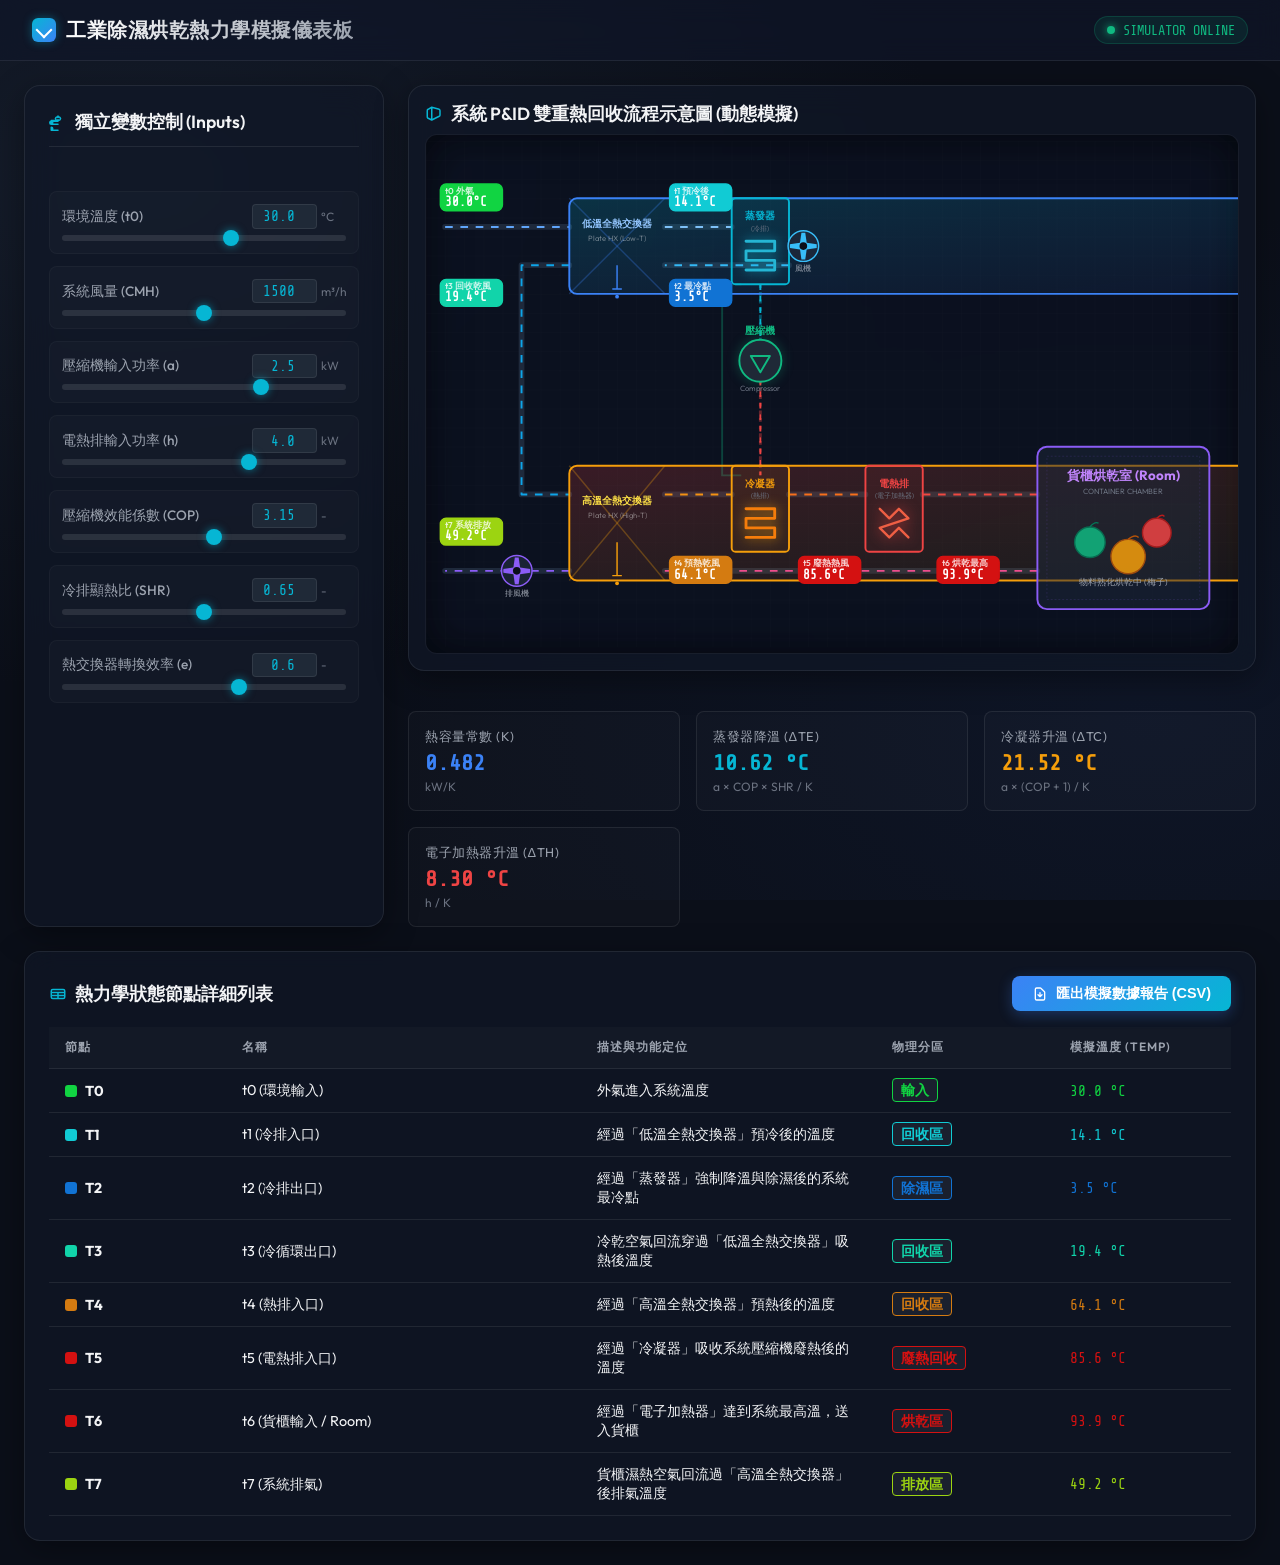
<file: index.html>
<!DOCTYPE html>
<html lang="zh-Hant">
<head>
  <meta charset="UTF-8">
  <meta name="viewport" content="width=device-width, initial-scale=1.0">
  <title>工業除濕烘乾熱力學模擬系統 - 梅子炊熟機</title>
  <link rel="stylesheet" href="style.css">
</head>
<body>

  <!-- 系統標題欄 -->
  <header>
    <div class="brand-container">
      <div class="brand-icon"></div>
      <h1 class="brand-title">工業除濕烘乾熱力學模擬儀表板</h1>
    </div>
    <div class="status-badge">
      <div class="pulse-dot"></div>
      <span>SIMULATOR ONLINE</span>
    </div>
  </header>

  <!-- 主儀表板區域 -->
  <main class="dashboard-container">

    <!-- 左側控制面板 -->
    <section class="control-panel glass-card">
      <h2 class="card-title">
        <svg xmlns="http://www.w3.org/2000/svg" width="18" height="18" fill="none" viewBox="0 0 24 24" stroke="currentColor" stroke-width="2">
          <path stroke-linecap="round" stroke-linejoin="round" d="M12 6V4m0 2a2 2 0 100 3m0-3a2 2 0 110 3m-9 1h9m-9 5a2 2 0 110-4h9m-9 4a2 2 0 100-4v4m0 0h9m-9 8a2 2 0 100-4v4m0 0h9" />
        </svg>
        獨立變數控制 (Inputs)
      </h2>
      
      <div class="input-group">
        <!-- t0 -->
        <div class="slider-container">
          <div class="slider-header">
            <span class="slider-label">環境溫度 (t0)</span>
            <div class="slider-value-wrapper">
              <input type="number" id="num-t0" class="slider-num-input" min="0" max="50" step="0.5" value="30.0">
              <span class="slider-unit">°C</span>
            </div>
          </div>
          <div class="slider-input-row">
            <input type="range" id="slider-t0" min="0" max="50" step="0.5" value="30.0">
          </div>
        </div>

        <!-- CMH -->
        <div class="slider-container">
          <div class="slider-header">
            <span class="slider-label">系統風量 (CMH)</span>
            <div class="slider-value-wrapper">
              <input type="number" id="num-CMH" class="slider-num-input" min="500" max="2500" step="50" value="1500">
              <span class="slider-unit">m³/h</span>
            </div>
          </div>
          <div class="slider-input-row">
            <input type="range" id="slider-CMH" min="500" max="2500" step="50" value="1500">
          </div>
        </div>

        <!-- a -->
        <div class="slider-container">
          <div class="slider-header">
            <span class="slider-label">壓縮機輸入功率 (a)</span>
            <div class="slider-value-wrapper">
              <input type="number" id="num-a" class="slider-num-input" min="0" max="3.5" step="0.1" value="2.5">
              <span class="slider-unit">kW</span>
            </div>
          </div>
          <div class="slider-input-row">
            <input type="range" id="slider-a" min="0" max="3.5" step="0.1" value="2.5">
          </div>
        </div>

        <!-- h -->
        <div class="slider-container">
          <div class="slider-header">
            <span class="slider-label">電熱排輸入功率 (h)</span>
            <div class="slider-value-wrapper">
              <input type="number" id="num-h" class="slider-num-input" min="0" max="6.0" step="0.1" value="4.0">
              <span class="slider-unit">kW</span>
            </div>
          </div>
          <div class="slider-input-row">
            <input type="range" id="slider-h" min="0" max="6.0" step="0.1" value="4.0">
          </div>
        </div>

        <!-- COP -->
        <div class="slider-container">
          <div class="slider-header">
            <span class="slider-label">壓縮機效能係數 (COP)</span>
            <div class="slider-value-wrapper">
              <input type="number" id="num-COP" class="slider-num-input" min="1.0" max="5.0" step="0.05" value="3.15">
              <span class="slider-unit">-</span>
            </div>
          </div>
          <div class="slider-input-row">
            <input type="range" id="slider-COP" min="1.0" max="5.0" step="0.05" value="3.15">
          </div>
        </div>

        <!-- SHR -->
        <div class="slider-container">
          <div class="slider-header">
            <span class="slider-label">冷排顯熱比 (SHR)</span>
            <div class="slider-value-wrapper">
              <input type="number" id="num-SHR" class="slider-num-input" min="0.3" max="1.0" step="0.05" value="0.65">
              <span class="slider-unit">-</span>
            </div>
          </div>
          <div class="slider-input-row">
            <input type="range" id="slider-SHR" min="0.3" max="1.0" step="0.05" value="0.65">
          </div>
        </div>

        <!-- e -->
        <div class="slider-container">
          <div class="slider-header">
            <span class="slider-label">熱交換器轉換效率 (e)</span>
            <div class="slider-value-wrapper">
              <input type="number" id="num-e" class="slider-num-input" min="0.0" max="0.95" step="0.05" value="0.6">
              <span class="slider-unit">-</span>
            </div>
          </div>
          <div class="slider-input-row">
            <input type="range" id="slider-e" min="0.0" max="0.95" step="0.05" value="0.6">
          </div>
        </div>
      </div>
    </section>

    <!-- 右側主視覺與流程圖 -->
    <section class="main-canvas">
      <div class="glass-card" style="padding: 1rem;">
        <div class="card-title" style="margin-bottom: 0.5rem; border-bottom: none; padding-bottom: 0;">
          <svg xmlns="http://www.w3.org/2000/svg" width="18" height="18" fill="none" viewBox="0 0 24 24" stroke="currentColor" stroke-width="2">
            <path stroke-linecap="round" stroke-linejoin="round" d="M9 20l-5.447-2.724A2 2 0 013 15.487V7.513a2 2 0 011.1-1.789L9 3m0 17l9.94-4.97a2 2 0 001.06-1.789V7.513a2 2 0 00-1.06-1.789L9 3m0 17V3" />
          </svg>
          系統 P&ID 雙重熱回收流程示意圖 (動態模擬)
        </div>
        
        <div class="canvas-viewport">
          <svg class="pid-svg" viewBox="0 0 850 530" xmlns="http://www.w3.org/2000/svg">
            <!-- 網格背景 -->
            <defs>
              <pattern id="grid" width="20" height="20" patternUnits="userSpaceOnUse">
                <path d="M 20 0 L 0 0 0 20" fill="none" class="svg-bg-grid" />
              </pattern>
              
              <!-- 漸層定義 -->
              <linearGradient id="cool-grad" x1="0%" y1="0%" x2="100%" y2="100%">
                <stop offset="0%" stop-color="#06B6D4" stop-opacity="0.2"/>
                <stop offset="100%" stop-color="#3B82F6" stop-opacity="0.05"/>
              </linearGradient>
              <linearGradient id="hot-grad" x1="0%" y1="0%" x2="100%" y2="100%">
                <stop offset="0%" stop-color="#EF4444" stop-opacity="0.2"/>
                <stop offset="100%" stop-color="#F59E0B" stop-opacity="0.05"/>
              </linearGradient>
            </defs>
            <rect width="100%" height="100%" fill="url(#grid)" />

            <!-- === 物理管路 (背景線條) === -->
            <!-- 氣流路徑 1: 外氣 t0 -> 低溫全熱交換器 -->
            <path d="M 20 90 L 150 90" fill="none" stroke="#1E293B" stroke-width="6" stroke-linecap="round" />
            <path d="M 20 90 L 150 90" fill="none" stroke="#60A5FA" stroke-width="2" class="flow-line" />

            <!-- 氣流路徑 2: 低溫全熱交換器 -> 蒸發器 (t1) -->
            <path d="M 250 90 L 320 90" fill="none" stroke="#1E293B" stroke-width="6" stroke-linecap="round" />
            <path d="M 250 90 L 320 90" fill="none" stroke="#93C5FD" stroke-width="2" class="flow-line" />

            <!-- 氣流路徑 3: 蒸發器 -> 低溫全熱交換器 (t2) -->
            <path d="M 380 130 L 250 130" fill="none" stroke="#1E293B" stroke-width="6" stroke-linecap="round" />
            <path d="M 380 130 L 250 130" fill="none" stroke="#38BDF8" stroke-width="2" class="flow-line" />

            <!-- 氣流路徑 4: 低溫全熱交換器 -> 高溫全熱交換器 (t3) -->
            <path d="M 150 130 L 100 130 L 100 370 L 150 370" fill="none" stroke="#1E293B" stroke-width="6" stroke-linejoin="round" stroke-linecap="round" />
            <path d="M 150 130 L 100 130 L 100 370 L 150 370" fill="none" stroke="#0EA5E9" stroke-width="2" stroke-linejoin="round" class="flow-line" />

            <!-- 氣流路徑 5: 高溫全熱交換器 -> 冷凝器 (t4) -->
            <path d="M 250 370 L 320 370" fill="none" stroke="#1E293B" stroke-width="6" stroke-linecap="round" />
            <path d="M 250 370 L 320 370" fill="none" stroke="#F59E0B" stroke-width="2" class="flow-line" />

            <!-- 氣流路徑 6: 冷凝器 -> 加熱排 (t5) -->
            <path d="M 380 370 L 460 370" fill="none" stroke="#1E293B" stroke-width="6" stroke-linecap="round" />
            <path d="M 380 370 L 460 370" fill="none" stroke="#F97316" stroke-width="2" class="flow-line" />

            <!-- 氣流路徑 7: 加熱排 -> 貨櫃 (t6) -->
            <path d="M 520 370 L 640 370" fill="none" stroke="#1E293B" stroke-width="6" stroke-linecap="round" />
            <path d="M 520 370 L 640 370" fill="none" stroke="#EF4444" stroke-width="2" class="flow-line" />

            <!-- 氣流路徑 8: 貨櫃排氣 -> 高溫全熱交換器 (t6 exhaust) -->
            <path d="M 640 450 L 250 450" fill="none" stroke="#1E293B" stroke-width="6" stroke-linecap="round" />
            <path d="M 640 450 L 250 450" fill="none" stroke="#EC4899" stroke-width="2" class="flow-line" />

            <!-- 氣流路徑 9: 高溫全熱交換器 -> 排氣 (t7) -->
            <path d="M 150 450 L 20 450" fill="none" stroke="#1E293B" stroke-width="6" stroke-linecap="round" />
            <path d="M 150 450 L 20 450" fill="none" stroke="#8B5CF6" stroke-width="2" class="flow-line" />

            <!-- 冷媒循環管路 (壓縮機 -> 冷凝器 & 蒸發器) -->
            <!-- 壓縮機排氣至冷凝器 (熱冷媒) -->
            <path d="M 350 250 L 350 350" fill="none" stroke="rgba(239, 68, 68, 0.4)" stroke-dasharray="4,4" stroke-width="3" />
            <path d="M 350 250 L 350 350" fill="none" stroke="#EF4444" stroke-width="2" class="flow-refrigerant-hot" />
            <!-- 蒸發器回氣至壓縮機 (冷冷媒) -->
            <path d="M 350 150 L 350 210" fill="none" stroke="rgba(6, 182, 212, 0.4)" stroke-dasharray="4,4" stroke-width="3" />
            <path d="M 350 150 L 350 210" fill="none" stroke="#06B6D4" stroke-width="2" class="flow-refrigerant-cold" />
            <!-- 冷凝器回蒸發器膨脹閥迴路 (示意) -->
            <path d="M 330 350 L 310 350 L 310 150 L 330 150" fill="none" stroke="rgba(16, 185, 129, 0.3)" stroke-width="2" />

            <!-- === 核心設備元件 === -->

            <!-- 1. 低溫全熱交換器 (Low-temp HX) -->
            <g transform="translate(150, 60)">
              <rect width="100%" height="100" fill="url(#cool-grad)" stroke="#3B82F6" stroke-width="2" rx="8" />
              <line x1="0" y1="0" x2="100" y2="100" stroke="rgba(59, 130, 246, 0.3)" stroke-width="1.5" />
              <line x1="100" y1="0" x2="0" y2="100" stroke="rgba(59, 130, 246, 0.3)" stroke-width="1.5" />
              <text x="50" y="30" fill="#93C5FD" font-size="10" font-weight="600" text-anchor="middle">低溫全熱交換器</text>
              <text x="50" y="45" fill="rgba(255,255,255,0.4)" font-size="8" text-anchor="middle">Plate HX (Low-T)</text>
              <!-- 內部冷凝水排出標誌 -->
              <path d="M 50 70 L 50 95 L 45 95 M 50 95 L 55 95" stroke="#3B82F6" stroke-width="1.5" fill="none"/>
              <circle cx="50" cy="103" r="2" fill="#3B82F6" />
            </g>

            <!-- 2. 蒸發器 (冷排) -->
            <g transform="translate(320, 60)">
              <rect width="60" height="90" fill="rgba(6, 182, 212, 0.05)" stroke="#06B6D4" stroke-width="2" rx="4" />
              <text x="30" y="22" fill="#06B6D4" font-size="10" font-weight="600" text-anchor="middle">蒸發器</text>
              <text x="30" y="34" fill="var(--text-muted)" font-size="7" text-anchor="middle">(冷排)</text>
              <!-- 蛇形冷卻管路 -->
              <path id="evaporator-coil" d="M 15 45 L 45 45 L 45 55 L 15 55 L 15 65 L 45 65 L 45 75 L 15 75" fill="none" stroke="#06B6D4" stroke-width="3" stroke-linecap="round" stroke-linejoin="round" class="evaporator-glow" />
            </g>

            <!-- 3. 冷氣循環風扇 (Evaporator Fan) -->
            <g transform="translate(395, 110)">
              <circle cx="0" cy="0" r="16" fill="rgba(30, 41, 59, 0.8)" stroke="#38BDF8" stroke-width="1.5" />
              <!-- 風扇扇葉 -->
              <g id="fan-blade" class="fan-blade">
                <path d="M -2 -14 L 2 -14 L 4 0 L -4 0 Z" fill="#38BDF8" />
                <path d="M -2 14 L 2 14 L 4 0 L -4 0 Z" fill="#38BDF8" />
                <path d="M -14 -2 L -14 2 L 0 4 L 0 -4 Z" fill="#38BDF8" />
                <path d="M 14 -2 L 14 2 L 0 4 L 0 -4 Z" fill="#38BDF8" />
                <circle cx="0" cy="0" r="4" fill="#0B0F19" />
              </g>
              <text x="0" y="26" fill="var(--text-secondary)" font-size="8" text-anchor="middle">風機</text>
            </g>

            <!-- 4. 壓縮機 (Compressor) -->
            <g transform="translate(350, 230)">
              <circle cx="0" cy="0" r="22" fill="#1F2937" stroke="#10B981" stroke-width="2" style="filter: drop-shadow(0 0 6px rgba(16,185,129,0.3));" />
              <path d="M -10 -5 L 10 -5 L 0 12 Z" fill="none" stroke="#10B981" stroke-width="2" stroke-linejoin="round"/>
              <text x="0" y="-28" fill="#10B981" font-size="10" font-weight="600" text-anchor="middle">壓縮機</text>
              <text x="0" y="32" fill="var(--text-muted)" font-size="8" text-anchor="middle">Compressor</text>
            </g>

            <!-- 5. 高溫全熱交換器 (High-temp HX) -->
            <g transform="translate(150, 340)">
              <rect width="100%" height="120" fill="url(#hot-grad)" stroke="#F59E0B" stroke-width="2" rx="8" />
              <line x1="0" y1="0" x2="100" y2="120" stroke="rgba(245, 158, 11, 0.3)" stroke-width="1.5" />
              <line x1="100" y1="0" x2="0" y2="120" stroke="rgba(245, 158, 11, 0.3)" stroke-width="1.5" />
              <text x="50" y="40" fill="#FDE047" font-size="10" font-weight="600" text-anchor="middle">高溫全熱交換器</text>
              <text x="50" y="55" fill="rgba(255,255,255,0.4)" font-size="8" text-anchor="middle">Plate HX (High-T)</text>
              <!-- 內部冷凝水排出標誌 -->
              <path d="M 50 80 L 50 115 L 45 115 M 50 115 L 55 115" stroke="#F59E0B" stroke-width="1.5" fill="none"/>
              <circle cx="50" cy="123" r="2" fill="#F59E0B" />
            </g>

            <!-- 6. 冷凝器 (熱排) -->
            <g transform="translate(320, 340)">
              <rect width="60" height="90" fill="rgba(245, 158, 11, 0.05)" stroke="#F59E0B" stroke-width="2" rx="4" />
              <text x="30" y="22" fill="#F59E0B" font-size="10" font-weight="600" text-anchor="middle">冷凝器</text>
              <text x="30" y="34" fill="var(--text-muted)" font-size="7" text-anchor="middle">(熱排)</text>
              <!-- 蛇形加熱管路 -->
              <path id="condenser-coil" d="M 15 45 L 45 45 L 45 55 L 15 55 L 15 65 L 45 65 L 45 75 L 15 75" fill="none" stroke="#F59E0B" stroke-width="3" stroke-linecap="round" stroke-linejoin="round" class="condenser-glow" />
            </g>

            <!-- 7. 電子加熱器 (Heater) -->
            <g transform="translate(460, 340)">
              <rect width="60" height="90" fill="rgba(239, 68, 68, 0.05)" stroke="#EF4444" stroke-width="2" rx="4" />
              <text x="30" y="22" fill="#EF4444" font-size="10" font-weight="600" text-anchor="middle">電熱排</text>
              <text x="30" y="34" fill="var(--text-muted)" font-size="7" text-anchor="middle">(電子加熱器)</text>
              <!-- 電熱絲圖形 -->
              <path id="heater-coil" d="M 15 45 L 25 55 L 35 45 L 45 55 L 15 65 L 25 75 L 35 65 L 45 75" fill="none" stroke="#EF4444" stroke-width="2.5" stroke-linecap="round" stroke-linejoin="round" class="heater-glow" />
            </g>

            <!-- 8. 貨櫃烘乾室 (Cargo Container / Room) -->
            <g transform="translate(640, 320)">
              <rect width="180" height="170" fill="rgba(30, 41, 59, 0.5)" stroke="#8B5CF6" stroke-width="2" rx="10" />
              <rect x="10" y="10" width="160" height="150" fill="none" stroke="rgba(139, 92, 246, 0.15)" stroke-width="1" stroke-dasharray="2,2"/>
              <text x="90" y="35" fill="#C084FC" font-size="14" font-weight="700" text-anchor="middle">貨櫃烘乾室 (Room)</text>
              <text x="90" y="50" fill="var(--text-muted)" font-size="8" text-anchor="middle">CONTAINER CHAMBER</text>
              
              <!-- 內部烘乾目標：梅子 (繪製三顆梅子示意) -->
              <g transform="translate(90, 100)">
                <!-- 梅子 1 -->
                <circle cx="-35" cy="0" r="16" fill="#10B981" stroke="#047857" stroke-width="1.5" opacity="0.85" />
                <path d="M -35 -16 Q -30 -22 -26 -20" stroke="#047857" stroke-width="1.5" fill="none" />
                <!-- 梅子 2 -->
                <circle cx="5" cy="15" r="18" fill="#F59E0B" stroke="#B45309" stroke-width="1.5" opacity="0.85" />
                <path d="M 5 -3 Q 12 -9 16 -5" stroke="#B45309" stroke-width="1.5" fill="none" />
                <!-- 梅子 3 -->
                <circle cx="35" cy="-10" r="15" fill="#EF4444" stroke="#B91C1C" stroke-width="1.5" opacity="0.85" />
                <path d="M 35 -25 Q 40 -30 43 -27" stroke="#B91C1C" stroke-width="1.5" fill="none" />
                <text x="0" y="45" fill="var(--text-secondary)" font-size="9" text-anchor="middle">物料熟化烘乾中 (梅子)</text>
              </g>
            </g>

            <!-- 9. 高靜壓排氣風機 (Exhaust Fan) -->
            <g transform="translate(95, 450)">
              <circle cx="0" cy="0" r="16" fill="rgba(30, 41, 59, 0.8)" stroke="#8B5CF6" stroke-width="1.5" />
              <!-- 風扇扇葉 -->
              <g id="fan-blade-exhaust" class="fan-blade-exhaust">
                <path d="M -2 -14 L 2 -14 L 4 0 L -4 0 Z" fill="#8B5CF6" />
                <path d="M -2 14 L 2 14 L 4 0 L -4 0 Z" fill="#8B5CF6" />
                <path d="M -14 -2 L -14 2 L 0 4 L 0 -4 Z" fill="#8B5CF6" />
                <path d="M 14 -2 L 14 2 L 0 4 L 0 -4 Z" fill="#8B5CF6" />
                <circle cx="0" cy="0" r="4" fill="#0B0F19" />
              </g>
              <text x="0" y="26" fill="var(--text-secondary)" font-size="8" text-anchor="middle">排風機</text>
            </g>


            <!-- === 溫度監測標籤 (Node Badges) === -->
            
            <!-- t0 Badge (環境輸入) -->
            <g id="badge-t0" class="node-badge-group" transform="translate(15, 45)">
              <rect id="rect-t0" x="0" y="0" width="65" height="28" rx="6" fill="#3B82F6" stroke="#3B82F6" stroke-width="1.5" class="node-rect" />
              <text x="5" y="10" class="node-badge-title">t0 外氣</text>
              <text id="val-t0" x="5" y="23" fill="#FFF" class="node-badge-text">--.-°C</text>
            </g>

            <!-- t1 Badge (冷排入口) -->
            <g id="badge-t1" class="node-badge-group" transform="translate(255, 45)">
              <rect id="rect-t1" x="0" y="0" width="65" height="28" rx="6" fill="#3B82F6" stroke="#3B82F6" stroke-width="1.5" class="node-rect" />
              <text x="5" y="10" class="node-badge-title">t1 預冷後</text>
              <text id="val-t1" x="5" y="23" fill="#FFF" class="node-badge-text">--.-°C</text>
            </g>

            <!-- t2 Badge (冷排出口) -->
            <g id="badge-t2" class="node-badge-group" transform="translate(255, 145)">
              <rect id="rect-t2" x="0" y="0" width="65" height="28" rx="6" fill="#3B82F6" stroke="#3B82F6" stroke-width="1.5" class="node-rect" />
              <text x="5" y="10" class="node-badge-title">t2 最冷點</text>
              <text id="val-t2" x="5" y="23" fill="#FFF" class="node-badge-text">--.-°C</text>
            </g>

            <!-- t3 Badge (冷循環出口) -->
            <g id="badge-t3" class="node-badge-group" transform="translate(15, 145)">
              <rect id="rect-t3" x="0" y="0" width="65" height="28" rx="6" fill="#3B82F6" stroke="#3B82F6" stroke-width="1.5" class="node-rect" />
              <text x="5" y="10" class="node-badge-title">t3 回收乾風</text>
              <text id="val-t3" x="5" y="23" fill="#FFF" class="node-badge-text">--.-°C</text>
            </g>

            <!-- t4 Badge (熱排入口) -->
            <g id="badge-t4" class="node-badge-group" transform="translate(255, 435)">
              <rect id="rect-t4" x="0" y="0" width="65" height="28" rx="6" fill="#3B82F6" stroke="#3B82F6" stroke-width="1.5" class="node-rect" />
              <text x="5" y="10" class="node-badge-title">t4 預熱乾風</text>
              <text id="val-t4" x="5" y="23" fill="#FFF" class="node-badge-text">--.-°C</text>
            </g>

            <!-- t5 Badge (電熱排入口) -->
            <g id="badge-t5" class="node-badge-group" transform="translate(390, 435)">
              <rect id="rect-t5" x="0" y="0" width="65" height="28" rx="6" fill="#3B82F6" stroke="#3B82F6" stroke-width="1.5" class="node-rect" />
              <text x="5" y="10" class="node-badge-title">t5 廢熱熱風</text>
              <text id="val-t5" x="5" y="23" fill="#FFF" class="node-badge-text">--.-°C</text>
            </g>

            <!-- t6 Badge (貨櫃輸入) -->
            <g id="badge-t6" class="node-badge-group" transform="translate(535, 435)">
              <rect id="rect-t6" x="0" y="0" width="65" height="28" rx="6" fill="#3B82F6" stroke="#3B82F6" stroke-width="1.5" class="node-rect" />
              <text x="5" y="10" class="node-badge-title">t6 烘乾最高</text>
              <text id="val-t6" x="5" y="23" fill="#FFF" class="node-badge-text">--.-°C</text>
            </g>

            <!-- t7 Badge (系統排氣) -->
            <g id="badge-t7" class="node-badge-group" transform="translate(15, 395)">
              <rect id="rect-t7" x="0" y="0" width="65" height="28" rx="6" fill="#3B82F6" stroke="#3B82F6" stroke-width="1.5" class="node-rect" />
              <text x="5" y="10" class="node-badge-title">t7 系統排放</text>
              <text id="val-t7" x="5" y="23" fill="#FFF" class="node-badge-text">--.-°C</text>
            </g>
          </svg>
        </div>
      </div>

      <!-- 中間物理特徵迷你卡片 -->
      <div class="component-card-grid">
        <div class="component-mini-card">
          <span class="mini-card-title">熱容量常數 (K)</span>
          <span id="card-val-k" class="mini-card-val" style="color: var(--accent-blue)">0.00000</span>
          <span style="font-size:0.75rem; color:var(--text-muted)">kW/K</span>
        </div>
        <div class="component-mini-card">
          <span class="mini-card-title">蒸發器降溫 (ΔTe)</span>
          <span id="card-val-dte" class="mini-card-val" style="color: var(--accent-cyan)">0.00 °C</span>
          <span style="font-size:0.75rem; color:var(--text-muted)">a × COP × SHR / K</span>
        </div>
        <div class="component-mini-card">
          <span class="mini-card-title">冷凝器升溫 (ΔTc)</span>
          <span id="card-val-dtc" class="mini-card-val" style="color: var(--accent-amber)">0.00 °C</span>
          <span style="font-size:0.75rem; color:var(--text-muted)">a × (COP + 1) / K</span>
        </div>
        <div class="component-mini-card">
          <span class="mini-card-title">電子加熱器升溫 (ΔTh)</span>
          <span id="card-val-dth" class="mini-card-val" style="color: var(--accent-red)">0.00 °C</span>
          <span style="font-size:0.75rem; color:var(--text-muted)">h / K</span>
        </div>
      </div>
    </section>

    <!-- 底部數據細節與報告匯出 -->
    <section class="data-panel glass-card">
      <div class="panel-header-row">
        <h2 class="card-title" style="margin-bottom: 0; border-bottom: none; padding-bottom: 0;">
          <svg xmlns="http://www.w3.org/2000/svg" width="18" height="18" fill="none" viewBox="0 0 24 24" stroke="currentColor" stroke-width="2">
            <path stroke-linecap="round" stroke-linejoin="round" d="M3 10h18M3 14h18m-9-4v8m-7 0h14a2 2 0 002-2V8a2 2 0 00-2-2H5a2 2 0 00-2 2v8a2 2 0 002 2z" />
          </svg>
          熱力學狀態節點詳細列表
        </h2>
        <button id="btn-export" class="btn-export">
          <svg xmlns="http://www.w3.org/2000/svg" width="16" height="16" fill="none" viewBox="0 0 24 24" stroke="currentColor" stroke-width="2">
            <path stroke-linecap="round" stroke-linejoin="round" d="M12 10v6m0 0l-3-3m3 3l3-3m2 8H7a2 2 0 01-2-2V5a2 2 0 012-2h5.586a1 1 0 01.707.293l5.414 5.414a1 1 0 01.293.707V19a2 2 0 01-2 2z" />
          </svg>
          匯出模擬數據報告 (CSV)
        </button>
      </div>

      <div class="table-responsive">
        <table class="data-table">
          <thead>
            <tr>
              <th style="width: 15%">節點</th>
              <th style="width: 30%">名稱</th>
              <th>描述與功能定位</th>
              <th style="width: 15%">物理分區</th>
              <th style="width: 15%">模擬溫度 (Temp)</th>
            </tr>
          </thead>
          <tbody id="table-body">
            <!-- 由 JS 動態渲染 -->
          </tbody>
        </table>
      </div>
    </section>

  </main>

  <!-- 提示彈窗 (Toast) -->
  <div id="toast" class="toast">系統訊息提示</div>

  <script src="app.js"></script>
</body>
</html>
</file>
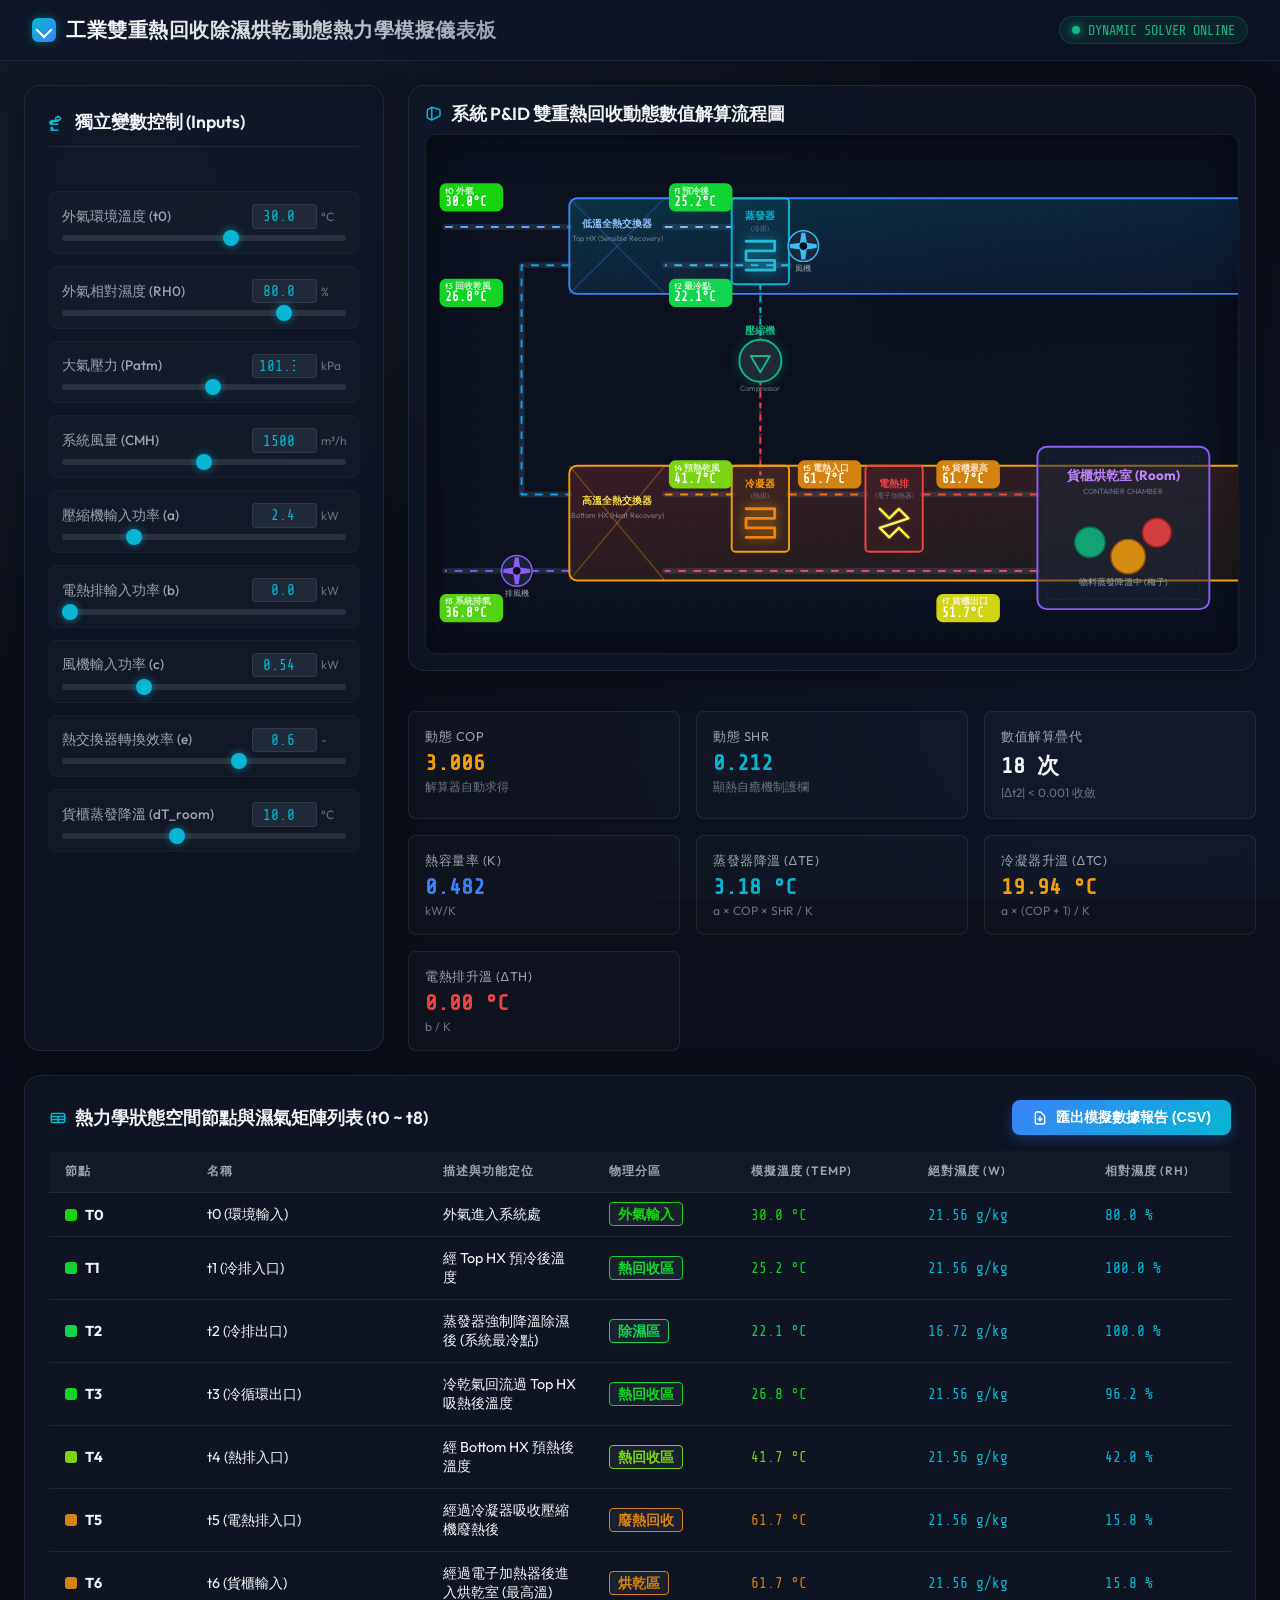
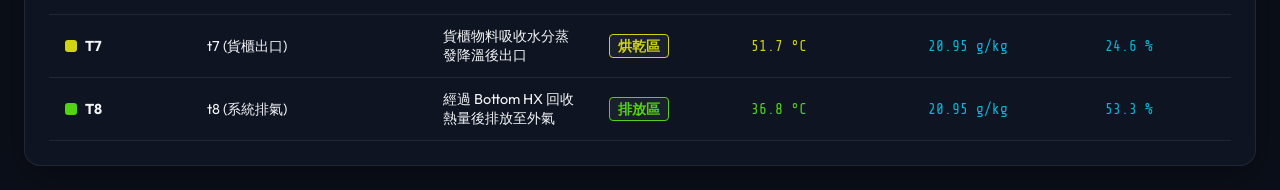
<file: simulator_v1/index.html>
<!DOCTYPE html>
<html lang="zh-Hant">
<head>
  <meta charset="UTF-8">
  <meta name="viewport" content="width=device-width, initial-scale=1.0">
  <title>工業除濕烘乾動態熱力學模擬系統 - 梅子炊熟機</title>
  <link rel="stylesheet" href="style.css">
</head>
<body>

  <!-- 系統標題欄 -->
  <header>
    <div class="brand-container">
      <div class="brand-icon"></div>
      <h1 class="brand-title">工業雙重熱回收除濕烘乾動態熱力學模擬儀表板</h1>
    </div>
    <div class="status-badge">
      <div class="pulse-dot"></div>
      <span>DYNAMIC SOLVER ONLINE</span>
    </div>
  </header>

  <!-- 主儀表板區域 -->
  <main class="dashboard-container">

    <!-- 左側控制面板 -->
    <section class="control-panel glass-card">
      <h2 class="card-title">
        <svg xmlns="http://www.w3.org/2000/svg" width="18" height="18" fill="none" viewBox="0 0 24 24" stroke="currentColor" stroke-width="2">
          <path stroke-linecap="round" stroke-linejoin="round" d="M12 6V4m0 2a2 2 0 100 3m0-3a2 2 0 110 3m-9 1h9m-9 5a2 2 0 110-4h9m-9 4a2 2 0 100-4v4m0 0h9m-9 8a2 2 0 100-4v4m0 0h9" />
        </svg>
        獨立變數控制 (Inputs)
      </h2>
      
      <div class="input-group">
        <!-- t0 -->
        <div class="slider-container">
          <div class="slider-header">
            <span class="slider-label">外氣環境溫度 (t0)</span>
            <div class="slider-value-wrapper">
              <input type="number" id="num-t0" class="slider-num-input" min="0" max="50" step="0.5" value="30.0">
              <span class="slider-unit">°C</span>
            </div>
          </div>
          <div class="slider-input-row">
            <input type="range" id="slider-t0" min="0" max="50" step="0.5" value="30.0">
          </div>
        </div>

        <!-- RH0 -->
        <div class="slider-container">
          <div class="slider-header">
            <span class="slider-label">外氣相對濕度 (RH0)</span>
            <div class="slider-value-wrapper">
              <input type="number" id="num-RH0" class="slider-num-input" min="0" max="100" step="1" value="80.0">
              <span class="slider-unit">%</span>
            </div>
          </div>
          <div class="slider-input-row">
            <input type="range" id="slider-RH0" min="0" max="100" step="1" value="80.0">
          </div>
        </div>

        <!-- Patm -->
        <div class="slider-container">
          <div class="slider-header">
            <span class="slider-label">大氣壓力 (Patm)</span>
            <div class="slider-value-wrapper">
              <input type="number" id="num-Patm" class="slider-num-input" min="80" max="120" step="0.1" value="101.325">
              <span class="slider-unit">kPa</span>
            </div>
          </div>
          <div class="slider-input-row">
            <input type="range" id="slider-Patm" min="80" max="120" step="0.1" value="101.325">
          </div>
        </div>

        <!-- CMH -->
        <div class="slider-container">
          <div class="slider-header">
            <span class="slider-label">系統風量 (CMH)</span>
            <div class="slider-value-wrapper">
              <input type="number" id="num-CMH" class="slider-num-input" min="500" max="2500" step="50" value="1500">
              <span class="slider-unit">m³/h</span>
            </div>
          </div>
          <div class="slider-input-row">
            <input type="range" id="slider-CMH" min="500" max="2500" step="50" value="1500">
          </div>
        </div>

        <!-- a -->
        <div class="slider-container">
          <div class="slider-header">
            <span class="slider-label">壓縮機輸入功率 (a)</span>
            <div class="slider-value-wrapper">
              <input type="number" id="num-a" class="slider-num-input" min="0" max="10.0" step="0.1" value="2.4">
              <span class="slider-unit">kW</span>
            </div>
          </div>
          <div class="slider-input-row">
            <input type="range" id="slider-a" min="0" max="10.0" step="0.1" value="2.4">
          </div>
        </div>

        <!-- b -->
        <div class="slider-container">
          <div class="slider-header">
            <span class="slider-label">電熱排輸入功率 (b)</span>
            <div class="slider-value-wrapper">
              <input type="number" id="num-b" class="slider-num-input" min="0" max="15.0" step="0.1" value="0.0">
              <span class="slider-unit">kW</span>
            </div>
          </div>
          <div class="slider-input-row">
            <input type="range" id="slider-b" min="0" max="15.0" step="0.1" value="0.0">
          </div>
        </div>

        <!-- c -->
        <div class="slider-container">
          <div class="slider-header">
            <span class="slider-label">風機輸入功率 (c)</span>
            <div class="slider-value-wrapper">
              <input type="number" id="num-c" class="slider-num-input" min="0" max="2.0" step="0.05" value="0.54">
              <span class="slider-unit">kW</span>
            </div>
          </div>
          <div class="slider-input-row">
            <input type="range" id="slider-c" min="0" max="2.0" step="0.05" value="0.54">
          </div>
        </div>

        <!-- e -->
        <div class="slider-container">
          <div class="slider-header">
            <span class="slider-label">熱交換器轉換效率 (e)</span>
            <div class="slider-value-wrapper">
              <input type="number" id="num-e" class="slider-num-input" min="0.0" max="0.95" step="0.05" value="0.6">
              <span class="slider-unit">-</span>
            </div>
          </div>
          <div class="slider-input-row">
            <input type="range" id="slider-e" min="0.0" max="0.95" step="0.05" value="0.6">
          </div>
        </div>

        <!-- dT_room -->
        <div class="slider-container">
          <div class="slider-header">
            <span class="slider-label">貨櫃蒸發降溫 (dT_room)</span>
            <div class="slider-value-wrapper">
              <input type="number" id="num-dT_room" class="slider-num-input" min="0.0" max="25.0" step="0.5" value="10.0">
              <span class="slider-unit">°C</span>
            </div>
          </div>
          <div class="slider-input-row">
            <input type="range" id="slider-dT_room" min="0.0" max="25.0" step="0.5" value="10.0">
          </div>
        </div>
      </div>
    </section>

    <!-- 右側主視覺與流程圖 -->
    <section class="main-canvas">
      <div class="glass-card" style="padding: 1rem;">
        <div class="card-title" style="margin-bottom: 0.5rem; border-bottom: none; padding-bottom: 0;">
          <svg xmlns="http://www.w3.org/2000/svg" width="18" height="18" fill="none" viewBox="0 0 24 24" stroke="currentColor" stroke-width="2">
            <path stroke-linecap="round" stroke-linejoin="round" d="M9 20l-5.447-2.724A2 2 0 013 15.487V7.513a2 2 0 011.1-1.789L9 3m0 17l9.94-4.97a2 2 0 001.06-1.789V7.513a2 2 0 00-1.06-1.789L9 3m0 17V3" />
          </svg>
          系統 P&ID 雙重熱回收動態數值解算流程圖
        </div>
        
        <div class="canvas-viewport">
          <svg class="pid-svg" viewBox="0 0 850 530" xmlns="http://www.w3.org/2000/svg">
            <defs>
              <pattern id="grid" width="20" height="20" patternUnits="userSpaceOnUse">
                <path d="M 20 0 L 0 0 0 20" fill="none" class="svg-bg-grid" />
              </pattern>
              
              <linearGradient id="cool-grad" x1="0%" y1="0%" x2="100%" y2="100%">
                <stop offset="0%" stop-color="#06B6D4" stop-opacity="0.2"/>
                <stop offset="100%" stop-color="#3B82F6" stop-opacity="0.05"/>
              </linearGradient>
              <linearGradient id="hot-grad" x1="0%" y1="0%" x2="100%" y2="100%">
                <stop offset="0%" stop-color="#EF4444" stop-opacity="0.2"/>
                <stop offset="100%" stop-color="#F59E0B" stop-opacity="0.05"/>
              </linearGradient>
            </defs>
            <rect width="100%" height="100%" fill="url(#grid)" />

            <!-- === 物理管路 (背景線條) === -->
            <!-- 氣流路徑 1: 外氣 t0 -> 低溫全熱交換器 -->
            <path d="M 20 90 L 150 90" fill="none" stroke="#1E293B" stroke-width="6" stroke-linecap="round" />
            <path d="M 20 90 L 150 90" fill="none" stroke="#60A5FA" stroke-width="2" class="flow-line" />

            <!-- 氣流路徑 2: 低溫全熱交換器 -> 蒸發器 (t1) -->
            <path d="M 250 90 L 320 90" fill="none" stroke="#1E293B" stroke-width="6" stroke-linecap="round" />
            <path d="M 250 90 L 320 90" fill="none" stroke="#93C5FD" stroke-width="2" class="flow-line" />

            <!-- 氣流路徑 3: 蒸發器 -> 低溫全熱交換器 (t2) -->
            <path d="M 380 130 L 250 130" fill="none" stroke="#1E293B" stroke-width="6" stroke-linecap="round" />
            <path d="M 380 130 L 250 130" fill="none" stroke="#38BDF8" stroke-width="2" class="flow-line" />

            <!-- 氣流路徑 4: 低溫全熱交換器 -> 高溫全熱交換器 (t3) -->
            <path d="M 150 130 L 100 130 L 100 370 L 150 370" fill="none" stroke="#1E293B" stroke-width="6" stroke-linejoin="round" stroke-linecap="round" />
            <path d="M 150 130 L 100 130 L 100 370 L 150 370" fill="none" stroke="#0EA5E9" stroke-width="2" stroke-linejoin="round" class="flow-line" />

            <!-- 氣流路徑 5: 高溫全熱交換器 -> 冷凝器 (t4) -->
            <path d="M 250 370 L 320 370" fill="none" stroke="#1E293B" stroke-width="6" stroke-linecap="round" />
            <path d="M 250 370 L 320 370" fill="none" stroke="#F59E0B" stroke-width="2" class="flow-line" />

            <!-- 氣流路徑 6: 冷凝器 -> 加熱排 (t5) -->
            <path d="M 380 370 L 460 370" fill="none" stroke="#1E293B" stroke-width="6" stroke-linecap="round" />
            <path d="M 380 370 L 460 370" fill="none" stroke="#F97316" stroke-width="2" class="flow-line" />

            <!-- 氣流路徑 7: 加熱排 -> 貨櫃 (t6) -->
            <path d="M 520 370 L 640 370" fill="none" stroke="#1E293B" stroke-width="6" stroke-linecap="round" />
            <path d="M 520 370 L 640 370" fill="none" stroke="#EF4444" stroke-width="2" class="flow-line" />

            <!-- 氣流路徑 8: 貨櫃排氣 -> 高溫全熱交換器 (t7) -->
            <path d="M 640 450 L 250 450" fill="none" stroke="#1E293B" stroke-width="6" stroke-linecap="round" />
            <path d="M 640 450 L 250 450" fill="none" stroke="#EC4899" stroke-width="2" class="flow-line" />

            <!-- 氣流路徑 9: 高溫全熱交換器 -> 排氣 (t8) -->
            <path d="M 150 450 L 20 450" fill="none" stroke="#1E293B" stroke-width="6" stroke-linecap="round" />
            <path d="M 150 450 L 20 450" fill="none" stroke="#8B5CF6" stroke-width="2" class="flow-line" />

            <!-- 冷媒循環管路 -->
            <path d="M 350 250 L 350 350" fill="none" stroke="rgba(239, 68, 68, 0.4)" stroke-dasharray="4,4" stroke-width="3" />
            <path d="M 350 250 L 350 350" fill="none" stroke="#EF4444" stroke-width="2" class="flow-refrigerant-hot" />
            <path d="M 350 150 L 350 210" fill="none" stroke="rgba(6, 182, 212, 0.4)" stroke-dasharray="4,4" stroke-width="3" />
            <path d="M 350 150 L 350 210" fill="none" stroke="#06B6D4" stroke-width="2" class="flow-refrigerant-cold" />

            <!-- === 核心設備元件 === -->

            <!-- 1. 低溫全熱交換器 (Top HX) -->
            <g transform="translate(150, 60)">
              <rect width="100%" height="100" fill="url(#cool-grad)" stroke="#3B82F6" stroke-width="2" rx="8" />
              <line x1="0" y1="0" x2="100" y2="100" stroke="rgba(59, 130, 246, 0.3)" stroke-width="1.5" />
              <line x1="100" y1="0" x2="0" y2="100" stroke="rgba(59, 130, 246, 0.3)" stroke-width="1.5" />
              <text x="50" y="30" fill="#93C5FD" font-size="10" font-weight="600" text-anchor="middle">低溫全熱交換器</text>
              <text x="50" y="45" fill="rgba(255,255,255,0.4)" font-size="8" text-anchor="middle">Top HX (Sensible Recovery)</text>
            </g>

            <!-- 2. 蒸發器 (冷排) -->
            <g transform="translate(320, 60)">
              <rect width="60" height="90" fill="rgba(6, 182, 212, 0.05)" stroke="#06B6D4" stroke-width="2" rx="4" />
              <text x="30" y="22" fill="#06B6D4" font-size="10" font-weight="600" text-anchor="middle">蒸發器</text>
              <text x="30" y="34" fill="var(--text-muted)" font-size="7" text-anchor="middle">(冷排)</text>
              <path id="evaporator-coil" d="M 15 45 L 45 45 L 45 55 L 15 55 L 15 65 L 45 65 L 45 75 L 15 75" fill="none" stroke="#06B6D4" stroke-width="3" stroke-linecap="round" stroke-linejoin="round" class="evaporator-glow" />
            </g>

            <!-- 3. 風扇 (Evaporator Fan) -->
            <g transform="translate(395, 110)">
              <circle cx="0" cy="0" r="16" fill="rgba(30, 41, 59, 0.8)" stroke="#38BDF8" stroke-width="1.5" />
              <g id="fan-blade" class="fan-blade">
                <path d="M -2 -14 L 2 -14 L 4 0 L -4 0 Z" fill="#38BDF8" />
                <path d="M -2 14 L 2 14 L 4 0 L -4 0 Z" fill="#38BDF8" />
                <path d="M -14 -2 L -14 2 L 0 4 L 0 -4 Z" fill="#38BDF8" />
                <path d="M 14 -2 L 14 2 L 0 4 L 0 -4 Z" fill="#38BDF8" />
                <circle cx="0" cy="0" r="4" fill="#0B0F19" />
              </g>
              <text x="0" y="26" fill="var(--text-secondary)" font-size="8" text-anchor="middle">風機</text>
            </g>

            <!-- 4. 壓縮機 (Compressor) -->
            <g transform="translate(350, 230)">
              <circle cx="0" cy="0" r="22" fill="#1F2937" stroke="#10B981" stroke-width="2" style="filter: drop-shadow(0 0 6px rgba(16,185,129,0.3));" />
              <path d="M -10 -5 L 10 -5 L 0 12 Z" fill="none" stroke="#10B981" stroke-width="2" stroke-linejoin="round"/>
              <text x="0" y="-28" fill="#10B981" font-size="10" font-weight="600" text-anchor="middle">壓縮機</text>
              <text x="0" y="32" fill="var(--text-muted)" font-size="8" text-anchor="middle">Compressor</text>
            </g>

            <!-- 5. 高溫全熱交換器 (Bottom HX) -->
            <g transform="translate(150, 340)">
              <rect width="100%" height="120" fill="url(#hot-grad)" stroke="#F59E0B" stroke-width="2" rx="8" />
              <line x1="0" y1="0" x2="100" y2="120" stroke="rgba(245, 158, 11, 0.3)" stroke-width="1.5" />
              <line x1="100" y1="0" x2="0" y2="120" stroke="rgba(245, 158, 11, 0.3)" stroke-width="1.5" />
              <text x="50" y="40" fill="#FDE047" font-size="10" font-weight="600" text-anchor="middle">高溫全熱交換器</text>
              <text x="50" y="55" fill="rgba(255,255,255,0.4)" font-size="8" text-anchor="middle">Bottom HX (Heat Recovery)</text>
            </g>

            <!-- 6. 冷凝器 (熱排) -->
            <g transform="translate(320, 340)">
              <rect width="60" height="90" fill="rgba(245, 158, 11, 0.05)" stroke="#F59E0B" stroke-width="2" rx="4" />
              <text x="30" y="22" fill="#F59E0B" font-size="10" font-weight="600" text-anchor="middle">冷凝器</text>
              <text x="30" y="34" fill="var(--text-muted)" font-size="7" text-anchor="middle">(熱排)</text>
              <path id="condenser-coil" d="M 15 45 L 45 45 L 45 55 L 15 55 L 15 65 L 45 65 L 45 75 L 15 75" fill="none" stroke="#F59E0B" stroke-width="3" stroke-linecap="round" stroke-linejoin="round" class="condenser-glow" />
            </g>

            <!-- 7. 電子加熱器 (Heater) -->
            <g transform="translate(460, 340)">
              <rect width="60" height="90" fill="rgba(239, 68, 68, 0.05)" stroke="#EF4444" stroke-width="2" rx="4" />
              <text x="30" y="22" fill="#EF4444" font-size="10" font-weight="600" text-anchor="middle">電熱排</text>
              <text x="30" y="34" fill="var(--text-muted)" font-size="7" text-anchor="middle">(電子加熱器)</text>
              <path id="heater-coil" d="M 15 45 L 25 55 L 35 45 L 45 55 L 15 65 L 25 75 L 35 65 L 45 75" fill="none" stroke="#EF4444" stroke-width="2.5" stroke-linecap="round" stroke-linejoin="round" class="heater-glow" />
            </g>

            <!-- 8. 貨櫃烘乾室 (Room) -->
            <g transform="translate(640, 320)">
              <rect width="180" height="170" fill="rgba(30, 41, 59, 0.5)" stroke="#8B5CF6" stroke-width="2" rx="10" />
              <rect x="10" y="10" width="160" height="150" fill="none" stroke="rgba(139, 92, 246, 0.15)" stroke-width="1" stroke-dasharray="2,2"/>
              <text x="90" y="35" fill="#C084FC" font-size="14" font-weight="700" text-anchor="middle">貨櫃烘乾室 (Room)</text>
              <text x="90" y="50" fill="var(--text-muted)" font-size="8" text-anchor="middle">CONTAINER CHAMBER</text>
              
              <g transform="translate(90, 100)">
                <circle cx="-35" cy="0" r="16" fill="#10B981" stroke="#047857" stroke-width="1.5" opacity="0.85" />
                <circle cx="5" cy="15" r="18" fill="#F59E0B" stroke="#B45309" stroke-width="1.5" opacity="0.85" />
                <circle cx="35" cy="-10" r="15" fill="#EF4444" stroke="#B91C1C" stroke-width="1.5" opacity="0.85" />
                <text x="0" y="45" fill="var(--text-secondary)" font-size="9" text-anchor="middle">物料蒸發降溫中 (梅子)</text>
              </g>
            </g>

            <!-- 9. 排氣風機 -->
            <g transform="translate(95, 450)">
              <circle cx="0" cy="0" r="16" fill="rgba(30, 41, 59, 0.8)" stroke="#8B5CF6" stroke-width="1.5" />
              <g id="fan-blade-exhaust" class="fan-blade-exhaust">
                <path d="M -2 -14 L 2 -14 L 4 0 L -4 0 Z" fill="#8B5CF6" />
                <path d="M -2 14 L 2 14 L 4 0 L -4 0 Z" fill="#8B5CF6" />
                <path d="M -14 -2 L -14 2 L 0 4 L 0 -4 Z" fill="#8B5CF6" />
                <path d="M 14 -2 L 14 2 L 0 4 L 0 -4 Z" fill="#8B5CF6" />
                <circle cx="0" cy="0" r="4" fill="#0B0F19" />
              </g>
              <text x="0" y="26" fill="var(--text-secondary)" font-size="8" text-anchor="middle">排風機</text>
            </g>

            <!-- === 溫度監測標籤 (Node Badges t0~t8) === -->
            <g id="badge-t0" class="node-badge-group" transform="translate(15, 45)">
              <rect id="rect-t0" x="0" y="0" width="65" height="28" rx="6" fill="#3B82F6" stroke="#3B82F6" stroke-width="1.5" class="node-rect" />
              <text x="5" y="10" class="node-badge-title">t0 外氣</text>
              <text id="val-t0" x="5" y="23" fill="#FFF" class="node-badge-text">--.-°C</text>
            </g>

            <g id="badge-t1" class="node-badge-group" transform="translate(255, 45)">
              <rect id="rect-t1" x="0" y="0" width="65" height="28" rx="6" fill="#3B82F6" stroke="#3B82F6" stroke-width="1.5" class="node-rect" />
              <text x="5" y="10" class="node-badge-title">t1 預冷後</text>
              <text id="val-t1" x="5" y="23" fill="#FFF" class="node-badge-text">--.-°C</text>
            </g>

            <g id="badge-t2" class="node-badge-group" transform="translate(255, 145)">
              <rect id="rect-t2" x="0" y="0" width="65" height="28" rx="6" fill="#3B82F6" stroke="#3B82F6" stroke-width="1.5" class="node-rect" />
              <text x="5" y="10" class="node-badge-title">t2 最冷點</text>
              <text id="val-t2" x="5" y="23" fill="#FFF" class="node-badge-text">--.-°C</text>
            </g>

            <g id="badge-t3" class="node-badge-group" transform="translate(15, 145)">
              <rect id="rect-t3" x="0" y="0" width="65" height="28" rx="6" fill="#3B82F6" stroke="#3B82F6" stroke-width="1.5" class="node-rect" />
              <text x="5" y="10" class="node-badge-title">t3 回收乾風</text>
              <text id="val-t3" x="5" y="23" fill="#FFF" class="node-badge-text">--.-°C</text>
            </g>

            <g id="badge-t4" class="node-badge-group" transform="translate(255, 335)">
              <rect id="rect-t4" x="0" y="0" width="65" height="28" rx="6" fill="#3B82F6" stroke="#3B82F6" stroke-width="1.5" class="node-rect" />
              <text x="5" y="10" class="node-badge-title">t4 預熱乾風</text>
              <text id="val-t4" x="5" y="23" fill="#FFF" class="node-badge-text">--.-°C</text>
            </g>

            <g id="badge-t5" class="node-badge-group" transform="translate(390, 335)">
              <rect id="rect-t5" x="0" y="0" width="65" height="28" rx="6" fill="#3B82F6" stroke="#3B82F6" stroke-width="1.5" class="node-rect" />
              <text x="5" y="10" class="node-badge-title">t5 電熱入口</text>
              <text id="val-t5" x="5" y="23" fill="#FFF" class="node-badge-text">--.-°C</text>
            </g>

            <g id="badge-t6" class="node-badge-group" transform="translate(535, 335)">
              <rect id="rect-t6" x="0" y="0" width="65" height="28" rx="6" fill="#3B82F6" stroke="#3B82F6" stroke-width="1.5" class="node-rect" />
              <text x="5" y="10" class="node-badge-title">t6 貨櫃最高</text>
              <text id="val-t6" x="5" y="23" fill="#FFF" class="node-badge-text">--.-°C</text>
            </g>

            <g id="badge-t7" class="node-badge-group" transform="translate(535, 475)">
              <rect id="rect-t7" x="0" y="0" width="65" height="28" rx="6" fill="#3B82F6" stroke="#3B82F6" stroke-width="1.5" class="node-rect" />
              <text x="5" y="10" class="node-badge-title">t7 貨櫃出口</text>
              <text id="val-t7" x="5" y="23" fill="#FFF" class="node-badge-text">--.-°C</text>
            </g>

            <g id="badge-t8" class="node-badge-group" transform="translate(15, 475)">
              <rect id="rect-t8" x="0" y="0" width="65" height="28" rx="6" fill="#3B82F6" stroke="#3B82F6" stroke-width="1.5" class="node-rect" />
              <text x="5" y="10" class="node-badge-title">t8 系統排氣</text>
              <text id="val-t8" x="5" y="23" fill="#FFF" class="node-badge-text">--.-°C</text>
            </g>
          </svg>
        </div>
      </div>

      <!-- 中間物理與數值特徵迷你卡片 -->
      <div class="component-card-grid">
        <div class="component-mini-card">
          <span class="mini-card-title">動態 COP</span>
          <span id="card-val-cop" class="mini-card-val" style="color: var(--accent-amber)">0.000</span>
          <span style="font-size:0.75rem; color:var(--text-muted)">解算器自動求得</span>
        </div>
        <div class="component-mini-card">
          <span class="mini-card-title">動態 SHR</span>
          <span id="card-val-shr" class="mini-card-val" style="color: var(--accent-cyan)">0.000</span>
          <span style="font-size:0.75rem; color:var(--text-muted)">顯熱自癒機制護欄</span>
        </div>
        <div class="component-mini-card">
          <span class="mini-card-title">數值解算疊代</span>
          <span id="card-val-iter" class="mini-card-val" style="color: var(--accent-emerald)">0 次</span>
          <span style="font-size:0.75rem; color:var(--text-muted)">|Δt2| &lt; 0.001 收斂</span>
        </div>
        <div class="component-mini-card">
          <span class="mini-card-title">熱容量率 (K)</span>
          <span id="card-val-k" class="mini-card-val" style="color: var(--accent-blue)">0.000</span>
          <span style="font-size:0.75rem; color:var(--text-muted)">kW/K</span>
        </div>
        <div class="component-mini-card">
          <span class="mini-card-title">蒸發器降溫 (ΔTe)</span>
          <span id="card-val-dte" class="mini-card-val" style="color: var(--accent-cyan)">0.00 °C</span>
          <span style="font-size:0.75rem; color:var(--text-muted)">a × COP × SHR / K</span>
        </div>
        <div class="component-mini-card">
          <span class="mini-card-title">冷凝器升溫 (ΔTc)</span>
          <span id="card-val-dtc" class="mini-card-val" style="color: var(--accent-amber)">0.00 °C</span>
          <span style="font-size:0.75rem; color:var(--text-muted)">a × (COP + 1) / K</span>
        </div>
        <div class="component-mini-card">
          <span class="mini-card-title">電熱排升溫 (ΔTh)</span>
          <span id="card-val-dth" class="mini-card-val" style="color: var(--accent-red)">0.00 °C</span>
          <span style="font-size:0.75rem; color:var(--text-muted)">b / K</span>
        </div>
      </div>
    </section>

    <!-- 底部數據細節與報告匯出 -->
    <section class="data-panel glass-card">
      <div class="panel-header-row">
        <h2 class="card-title" style="margin-bottom: 0; border-bottom: none; padding-bottom: 0;">
          <svg xmlns="http://www.w3.org/2000/svg" width="18" height="18" fill="none" viewBox="0 0 24 24" stroke="currentColor" stroke-width="2">
            <path stroke-linecap="round" stroke-linejoin="round" d="M3 10h18M3 14h18m-9-4v8m-7 0h14a2 2 0 002-2V8a2 2 0 00-2-2H5a2 2 0 00-2 2v8a2 2 0 002 2z" />
          </svg>
          熱力學狀態空間節點與濕氣矩陣列表 (t0 ~ t8)
        </h2>
        <button id="btn-export" class="btn-export">
          <svg xmlns="http://www.w3.org/2000/svg" width="16" height="16" fill="none" viewBox="0 0 24 24" stroke="currentColor" stroke-width="2">
            <path stroke-linecap="round" stroke-linejoin="round" d="M12 10v6m0 0l-3-3m3 3l3-3m2 8H7a2 2 0 01-2-2V5a2 2 0 012-2h5.586a1 1 0 01.707.293l5.414 5.414a1 1 0 01.293.707V19a2 2 0 01-2 2z" />
          </svg>
          匯出模擬數據報告 (CSV)
        </button>
      </div>

      <div class="table-responsive">
        <table class="data-table">
          <thead>
            <tr>
              <th style="width: 12%">節點</th>
              <th style="width: 20%">名稱</th>
              <th>描述與功能定位</th>
              <th style="width: 12%">物理分區</th>
              <th style="width: 15%">模擬溫度 (Temp)</th>
              <th style="width: 15%">絕對濕度 (W)</th>
              <th style="width: 12%">相對濕度 (RH)</th>
            </tr>
          </thead>
          <tbody id="table-body">
            <!-- JS 動態渲染 -->
          </tbody>
        </table>
      </div>
    </section>

  </main>

  <!-- 提示彈窗 (Toast) -->
  <div id="toast" class="toast">系統訊息提示</div>

  <script src="app.js"></script>
</body>
</html>
</file>
<file: style.css>
@import url('https://fonts.googleapis.com/css2?family=Outfit:wght@300;400;500;600;700&family=Share+Tech+Mono&display=swap');

/* 全域變數與重設 */
:root {
  --bg-main: #0B0F19;
  --bg-card: rgba(17, 24, 39, 0.7);
  --bg-control: #1F2937;
  --border-color: rgba(255, 255, 255, 0.08);
  --border-glow: rgba(59, 130, 246, 0.3);
  
  --text-primary: #F3F4F6;
  --text-secondary: #9CA3AF;
  --text-muted: #6B7280;
  
  /* 功能色彩 */
  --accent-cyan: #06B6D4;
  --accent-blue: #3B82F6;
  --accent-amber: #F59E0B;
  --accent-red: #EF4444;
  --accent-green: #10B981;
  --accent-purple: #8B5CF6;
  
  /* 字型 */
  --font-sans: 'Outfit', -apple-system, BlinkMacSystemFont, "Segoe UI", Roboto, sans-serif;
  --font-mono: 'Share Tech Mono', monospace;
  
  /* 動畫時間 */
  --flow-speed: 1.5s;
}

* {
  box-sizing: border-box;
  margin: 0;
  padding: 0;
}

body {
  background-color: var(--bg-main);
  color: var(--text-primary);
  font-family: var(--font-sans);
  min-height: 100vh;
  display: flex;
  flex-direction: column;
  overflow-x: hidden;
  background-image: 
    radial-gradient(at 10% 20%, rgba(30, 41, 59, 0.5) 0px, transparent 50%),
    radial-gradient(at 90% 80%, rgba(15, 23, 42, 0.8) 0px, transparent 50%);
  background-attachment: fixed;
}

/* Header */
header {
  border-bottom: 1px solid var(--border-color);
  background: rgba(15, 23, 42, 0.6);
  backdrop-filter: blur(12px);
  padding: 1rem 2rem;
  display: flex;
  justify-content: space-between;
  align-items: center;
  position: sticky;
  top: 0;
  z-index: 50;
}

.brand-container {
  display: flex;
  align-items: center;
  gap: 10px;
}

.brand-icon {
  width: 24px;
  height: 24px;
  background: linear-gradient(135deg, var(--accent-cyan), var(--accent-blue));
  border-radius: 6px;
  position: relative;
  display: flex;
  align-items: center;
  justify-content: center;
  box-shadow: 0 0 10px rgba(6, 182, 212, 0.4);
}

.brand-icon::after {
  content: '';
  width: 10px;
  height: 10px;
  border: 2px solid #fff;
  border-top: none;
  border-right: none;
  transform: rotate(-45deg);
}

.brand-title {
  font-size: 1.25rem;
  font-weight: 700;
  letter-spacing: 0.5px;
  background: linear-gradient(to right, #fff, var(--text-secondary));
  -webkit-background-clip: text;
  -webkit-text-fill-color: transparent;
}

.status-badge {
  display: flex;
  align-items: center;
  gap: 8px;
  font-family: var(--font-mono);
  font-size: 0.85rem;
  background: rgba(16, 185, 129, 0.1);
  color: var(--accent-green);
  padding: 0.35rem 0.75rem;
  border-radius: 20px;
  border: 1px solid rgba(16, 185, 129, 0.2);
}

.pulse-dot {
  width: 8px;
  height: 8px;
  background-color: var(--accent-green);
  border-radius: 50%;
  animation: blink 1.5s infinite;
  box-shadow: 0 0 8px var(--accent-green);
}

/* 主版面配置 */
.dashboard-container {
  display: grid;
  grid-template-columns: 360px 1fr;
  flex: 1;
  gap: 1.5rem;
  padding: 1.5rem;
  max-width: 1600px;
  margin: 0 auto;
  width: 100%;
}

@media (max-width: 1024px) {
  .dashboard-container {
    grid-template-columns: 1fr;
  }
}

/* 通用卡片樣式 */
.glass-card {
  background: var(--bg-card);
  backdrop-filter: blur(16px);
  border: 1px solid var(--border-color);
  border-radius: 16px;
  padding: 1.5rem;
  box-shadow: 0 8px 32px 0 rgba(0, 0, 0, 0.37);
  transition: border-color 0.3s, box-shadow 0.3s;
}

.glass-card:hover {
  border-color: var(--border-glow);
  box-shadow: 0 8px 32px 0 rgba(59, 130, 246, 0.08);
}

.card-title {
  font-size: 1.1rem;
  font-weight: 600;
  margin-bottom: 1.25rem;
  display: flex;
  align-items: center;
  gap: 8px;
  border-bottom: 1px solid var(--border-color);
  padding-bottom: 0.75rem;
  color: var(--text-primary);
}

.card-title svg {
  color: var(--accent-cyan);
}

/* 左側控制面板 */
.control-panel {
  display: flex;
  flex-direction: column;
  gap: 1.5rem;
}

.input-group {
  display: flex;
  flex-direction: column;
  gap: 0.75rem;
}

.slider-container {
  display: flex;
  flex-direction: column;
  gap: 0.4rem;
  background: rgba(255, 255, 255, 0.02);
  padding: 0.75rem;
  border-radius: 8px;
  border: 1px solid rgba(255, 255, 255, 0.03);
}

.slider-header {
  display: flex;
  justify-content: space-between;
  align-items: center;
  font-size: 0.85rem;
}

.slider-label {
  color: var(--text-secondary);
  font-weight: 500;
}

.slider-value-wrapper {
  display: flex;
  align-items: center;
  gap: 4px;
}

.slider-num-input {
  background: var(--bg-control);
  border: 1px solid var(--border-color);
  color: var(--accent-cyan);
  font-family: var(--font-mono);
  font-size: 0.9rem;
  width: 65px;
  padding: 0.2rem 0.4rem;
  border-radius: 4px;
  text-align: right;
  outline: none;
  transition: border-color 0.2s;
}

.slider-num-input:focus {
  border-color: var(--accent-cyan);
}

.slider-unit {
  color: var(--text-muted);
  font-size: 0.75rem;
  width: 25px;
}

.slider-input-row {
  display: flex;
  align-items: center;
  gap: 10px;
}

/* 滑桿美化 */
input[type=range] {
  -webkit-appearance: none;
  width: 100%;
  background: transparent;
}

input[type=range]:focus {
  outline: none;
}

input[type=range]::-webkit-slider-runnable-track {
  width: 100%;
  height: 6px;
  cursor: pointer;
  background: rgba(255, 255, 255, 0.1);
  border-radius: 3px;
  transition: background 0.3s;
}

input[type=range]::-webkit-slider-thumb {
  height: 16px;
  width: 16px;
  border-radius: 50%;
  background: var(--accent-cyan);
  cursor: pointer;
  -webkit-appearance: none;
  margin-top: -5px;
  box-shadow: 0 0 8px rgba(6, 182, 212, 0.6);
  transition: transform 0.1s, background-color 0.2s;
}

input[type=range]:hover::-webkit-slider-runnable-track {
  background: rgba(255, 255, 255, 0.15);
}

input[type=range]::-webkit-slider-thumb:hover {
  transform: scale(1.2);
  background: #22d3ee;
}

/* 右側主視覺畫布 */
.main-canvas {
  display: flex;
  flex-direction: column;
  gap: 1.5rem;
}

.canvas-viewport {
  position: relative;
  width: 100%;
  border-radius: 12px;
  background: rgba(10, 15, 30, 0.6);
  overflow: hidden;
  border: 1px solid rgba(255, 255, 255, 0.05);
  box-shadow: inset 0 0 40px rgba(0, 0, 0, 0.6);
  display: flex;
  align-items: center;
  justify-content: center;
  min-height: 520px;
}

/* SVG 樣式 */
.pid-svg {
  width: 100%;
  height: 100%;
  max-height: 550px;
  display: block;
}

/* SVG 內的文字與組件樣式 */
.svg-bg-grid {
  stroke: rgba(255, 255, 255, 0.015);
  stroke-width: 1;
}

/* 管路流動動畫 */
.flow-line {
  stroke-dasharray: 8, 8;
  animation: flow var(--flow-speed) linear infinite;
}

.flow-refrigerant-hot {
  stroke-dasharray: 6, 6;
  animation: flow-reverse 1.2s linear infinite;
}

.flow-refrigerant-cold {
  stroke-dasharray: 6, 6;
  animation: flow 2s linear infinite;
}

@keyframes flow {
  to {
    stroke-dashoffset: -16;
  }
}

@keyframes flow-reverse {
  to {
    stroke-dashoffset: 16;
  }
}

/* 設備動畫效果 */
.fan-blade {
  transform-origin: 395px 125px; /* 會在 JS 中根據風扇位置動態修正 */
  animation: spin 3s linear infinite;
}

.fan-blade-exhaust {
  transform-origin: 195px 335px;
  animation: spin 3s linear infinite;
}

@keyframes spin {
  from {
    transform: rotate(0deg);
  }
  to {
    transform: rotate(360deg);
  }
}

/* 加熱與冷卻效果 */
.heater-glow {
  filter: drop-shadow(0px 0px 8px rgba(239, 68, 68, 0.4));
  transition: filter 0.3s;
}

.condenser-glow {
  filter: drop-shadow(0px 0px 8px rgba(245, 158, 11, 0.4));
  transition: filter 0.3s;
}

.evaporator-glow {
  filter: drop-shadow(0px 0px 8px rgba(6, 182, 212, 0.4));
  transition: filter 0.3s;
}

/* 節點溫度標籤 */
.node-badge-group {
  cursor: pointer;
}

.node-rect {
  transition: fill 0.3s, stroke 0.3s;
}

.node-badge-text {
  font-family: var(--font-mono);
  font-weight: bold;
  font-size: 13px;
  pointer-events: none;
}

.node-badge-title {
  font-family: var(--font-sans);
  font-size: 9px;
  font-weight: 600;
  fill: #fff;
  opacity: 0.8;
  pointer-events: none;
}

/* 底部數據與說明面板 */
.data-panel {
  grid-column: span 2;
}

@media (max-width: 1024px) {
  .data-panel {
    grid-column: span 1;
  }
}

.panel-header-row {
  display: flex;
  justify-content: space-between;
  align-items: center;
  margin-bottom: 1rem;
}

.btn-export {
  background: linear-gradient(135deg, var(--accent-blue), var(--accent-cyan));
  color: white;
  border: none;
  padding: 0.5rem 1.25rem;
  border-radius: 8px;
  font-weight: 600;
  cursor: pointer;
  display: flex;
  align-items: center;
  gap: 8px;
  font-size: 0.9rem;
  transition: transform 0.2s, box-shadow 0.2s;
  box-shadow: 0 4px 14px rgba(59, 130, 246, 0.3);
}

.btn-export:hover {
  transform: translateY(-1px);
  box-shadow: 0 6px 20px rgba(59, 130, 246, 0.4);
}

.btn-export:active {
  transform: translateY(0);
}

.table-responsive {
  width: 100%;
  overflow-x: auto;
}

.data-table {
  width: 100%;
  border-collapse: collapse;
  text-align: left;
  font-size: 0.9rem;
}

.data-table th, .data-table td {
  padding: 0.75rem 1rem;
  border-bottom: 1px solid var(--border-color);
}

.data-table th {
  color: var(--text-secondary);
  font-weight: 600;
  text-transform: uppercase;
  font-size: 0.75rem;
  letter-spacing: 1px;
  background: rgba(255, 255, 255, 0.02);
}

.data-table tbody tr {
  transition: background-color 0.2s;
}

.data-table tbody tr:hover {
  background-color: rgba(255, 255, 255, 0.02);
}

.data-table td .node-name-cell {
  display: flex;
  align-items: center;
  gap: 8px;
}

.node-color-indicator {
  width: 12px;
  height: 12px;
  border-radius: 3px;
}

.font-mono-data {
  font-family: var(--font-mono);
  font-weight: 500;
  color: var(--accent-cyan);
}

/* 設備特徵圖示 */
.component-card-grid {
  display: grid;
  grid-template-columns: repeat(auto-fit, minmax(220px, 1fr));
  gap: 1rem;
  margin-top: 1rem;
}

.component-mini-card {
  background: rgba(255, 255, 255, 0.02);
  border: 1px solid var(--border-color);
  border-radius: 8px;
  padding: 1rem;
  display: flex;
  flex-direction: column;
  gap: 4px;
}

.mini-card-title {
  font-size: 0.8rem;
  color: var(--text-secondary);
  text-transform: uppercase;
  letter-spacing: 0.5px;
}

.mini-card-val {
  font-size: 1.4rem;
  font-weight: 700;
  font-family: var(--font-mono);
}

/* 動畫與閃爍 */
@keyframes blink {
  0%, 100% { opacity: 1; }
  50% { opacity: 0.4; }
}

.toast {
  position: fixed;
  bottom: 24px;
  right: 24px;
  background: var(--bg-control);
  color: var(--accent-green);
  border: 1px solid rgba(16, 185, 129, 0.3);
  padding: 0.75rem 1.5rem;
  border-radius: 8px;
  font-family: var(--font-sans);
  font-weight: 500;
  box-shadow: 0 10px 25px -5px rgba(0, 0, 0, 0.5);
  transform: translateY(100px);
  opacity: 0;
  transition: transform 0.3s cubic-bezier(0.16, 1, 0.3, 1), opacity 0.3s;
  z-index: 100;
}

.toast.show {
  transform: translateY(0);
  opacity: 1;
}
</file>
<file: simulator_v1/style.css>
@import url('https://fonts.googleapis.com/css2?family=Outfit:wght@300;400;500;600;700&family=Share+Tech+Mono&display=swap');

/* 全域變數與重設 */
:root {
  --bg-main: #0B0F19;
  --bg-card: rgba(17, 24, 39, 0.7);
  --bg-control: #1F2937;
  --border-color: rgba(255, 255, 255, 0.08);
  --border-glow: rgba(59, 130, 246, 0.3);
  
  --text-primary: #F3F4F6;
  --text-secondary: #9CA3AF;
  --text-muted: #6B7280;
  
  /* 功能色彩 */
  --accent-cyan: #06B6D4;
  --accent-blue: #3B82F6;
  --accent-amber: #F59E0B;
  --accent-red: #EF4444;
  --accent-green: #10B981;
  --accent-purple: #8B5CF6;
  
  /* 字型 */
  --font-sans: 'Outfit', -apple-system, BlinkMacSystemFont, "Segoe UI", Roboto, sans-serif;
  --font-mono: 'Share Tech Mono', monospace;
  
  /* 動畫時間 */
  --flow-speed: 1.5s;
}

* {
  box-sizing: border-box;
  margin: 0;
  padding: 0;
}

body {
  background-color: var(--bg-main);
  color: var(--text-primary);
  font-family: var(--font-sans);
  min-height: 100vh;
  display: flex;
  flex-direction: column;
  overflow-x: hidden;
  background-image: 
    radial-gradient(at 10% 20%, rgba(30, 41, 59, 0.5) 0px, transparent 50%),
    radial-gradient(at 90% 80%, rgba(15, 23, 42, 0.8) 0px, transparent 50%);
  background-attachment: fixed;
}

/* Header */
header {
  border-bottom: 1px solid var(--border-color);
  background: rgba(15, 23, 42, 0.6);
  backdrop-filter: blur(12px);
  padding: 1rem 2rem;
  display: flex;
  justify-content: space-between;
  align-items: center;
  position: sticky;
  top: 0;
  z-index: 50;
}

.brand-container {
  display: flex;
  align-items: center;
  gap: 10px;
}

.brand-icon {
  width: 24px;
  height: 24px;
  background: linear-gradient(135deg, var(--accent-cyan), var(--accent-blue));
  border-radius: 6px;
  position: relative;
  display: flex;
  align-items: center;
  justify-content: center;
  box-shadow: 0 0 10px rgba(6, 182, 212, 0.4);
}

.brand-icon::after {
  content: '';
  width: 10px;
  height: 10px;
  border: 2px solid #fff;
  border-top: none;
  border-right: none;
  transform: rotate(-45deg);
}

.brand-title {
  font-size: 1.25rem;
  font-weight: 700;
  letter-spacing: 0.5px;
  background: linear-gradient(to right, #fff, var(--text-secondary));
  -webkit-background-clip: text;
  -webkit-text-fill-color: transparent;
}

.status-badge {
  display: flex;
  align-items: center;
  gap: 8px;
  font-family: var(--font-mono);
  font-size: 0.85rem;
  background: rgba(16, 185, 129, 0.1);
  color: var(--accent-green);
  padding: 0.35rem 0.75rem;
  border-radius: 20px;
  border: 1px solid rgba(16, 185, 129, 0.2);
}

.pulse-dot {
  width: 8px;
  height: 8px;
  background-color: var(--accent-green);
  border-radius: 50%;
  animation: blink 1.5s infinite;
  box-shadow: 0 0 8px var(--accent-green);
}

/* 主版面配置 */
.dashboard-container {
  display: grid;
  grid-template-columns: 360px 1fr;
  flex: 1;
  gap: 1.5rem;
  padding: 1.5rem;
  max-width: 1600px;
  margin: 0 auto;
  width: 100%;
}

@media (max-width: 1024px) {
  .dashboard-container {
    grid-template-columns: 1fr;
  }
}

/* 通用卡片樣式 */
.glass-card {
  background: var(--bg-card);
  backdrop-filter: blur(16px);
  border: 1px solid var(--border-color);
  border-radius: 16px;
  padding: 1.5rem;
  box-shadow: 0 8px 32px 0 rgba(0, 0, 0, 0.37);
  transition: border-color 0.3s, box-shadow 0.3s;
}

.glass-card:hover {
  border-color: var(--border-glow);
  box-shadow: 0 8px 32px 0 rgba(59, 130, 246, 0.08);
}

.card-title {
  font-size: 1.1rem;
  font-weight: 600;
  margin-bottom: 1.25rem;
  display: flex;
  align-items: center;
  gap: 8px;
  border-bottom: 1px solid var(--border-color);
  padding-bottom: 0.75rem;
  color: var(--text-primary);
}

.card-title svg {
  color: var(--accent-cyan);
}

/* 左側控制面板 */
.control-panel {
  display: flex;
  flex-direction: column;
  gap: 1.5rem;
}

.input-group {
  display: flex;
  flex-direction: column;
  gap: 0.75rem;
}

.slider-container {
  display: flex;
  flex-direction: column;
  gap: 0.4rem;
  background: rgba(255, 255, 255, 0.02);
  padding: 0.75rem;
  border-radius: 8px;
  border: 1px solid rgba(255, 255, 255, 0.03);
}

.slider-header {
  display: flex;
  justify-content: space-between;
  align-items: center;
  font-size: 0.85rem;
}

.slider-label {
  color: var(--text-secondary);
  font-weight: 500;
}

.slider-value-wrapper {
  display: flex;
  align-items: center;
  gap: 4px;
}

.slider-num-input {
  background: var(--bg-control);
  border: 1px solid var(--border-color);
  color: var(--accent-cyan);
  font-family: var(--font-mono);
  font-size: 0.9rem;
  width: 65px;
  padding: 0.2rem 0.4rem;
  border-radius: 4px;
  text-align: right;
  outline: none;
  transition: border-color 0.2s;
}

.slider-num-input:focus {
  border-color: var(--accent-cyan);
}

.slider-unit {
  color: var(--text-muted);
  font-size: 0.75rem;
  width: 25px;
}

.slider-input-row {
  display: flex;
  align-items: center;
  gap: 10px;
}

/* 滑桿美化 */
input[type=range] {
  -webkit-appearance: none;
  width: 100%;
  background: transparent;
}

input[type=range]:focus {
  outline: none;
}

input[type=range]::-webkit-slider-runnable-track {
  width: 100%;
  height: 6px;
  cursor: pointer;
  background: rgba(255, 255, 255, 0.1);
  border-radius: 3px;
  transition: background 0.3s;
}

input[type=range]::-webkit-slider-thumb {
  height: 16px;
  width: 16px;
  border-radius: 50%;
  background: var(--accent-cyan);
  cursor: pointer;
  -webkit-appearance: none;
  margin-top: -5px;
  box-shadow: 0 0 8px rgba(6, 182, 212, 0.6);
  transition: transform 0.1s, background-color 0.2s;
}

input[type=range]:hover::-webkit-slider-runnable-track {
  background: rgba(255, 255, 255, 0.15);
}

input[type=range]::-webkit-slider-thumb:hover {
  transform: scale(1.2);
  background: #22d3ee;
}

/* 右側主視覺畫布 */
.main-canvas {
  display: flex;
  flex-direction: column;
  gap: 1.5rem;
}

.canvas-viewport {
  position: relative;
  width: 100%;
  border-radius: 12px;
  background: rgba(10, 15, 30, 0.6);
  overflow: hidden;
  border: 1px solid rgba(255, 255, 255, 0.05);
  box-shadow: inset 0 0 40px rgba(0, 0, 0, 0.6);
  display: flex;
  align-items: center;
  justify-content: center;
  min-height: 520px;
}

/* SVG 樣式 */
.pid-svg {
  width: 100%;
  height: 100%;
  max-height: 550px;
  display: block;
}

/* SVG 內的文字與組件樣式 */
.svg-bg-grid {
  stroke: rgba(255, 255, 255, 0.015);
  stroke-width: 1;
}

/* 管路流動動畫 */
.flow-line {
  stroke-dasharray: 8, 8;
  animation: flow var(--flow-speed) linear infinite;
}

.flow-refrigerant-hot {
  stroke-dasharray: 6, 6;
  animation: flow-reverse 1.2s linear infinite;
}

.flow-refrigerant-cold {
  stroke-dasharray: 6, 6;
  animation: flow 2s linear infinite;
}

@keyframes flow {
  to {
    stroke-dashoffset: -16;
  }
}

@keyframes flow-reverse {
  to {
    stroke-dashoffset: 16;
  }
}

/* 設備動畫效果 */
.fan-blade {
  transform-origin: 395px 125px; /* 會在 JS 中根據風扇位置動態修正 */
  animation: spin 3s linear infinite;
}

.fan-blade-exhaust {
  transform-origin: 195px 335px;
  animation: spin 3s linear infinite;
}

@keyframes spin {
  from {
    transform: rotate(0deg);
  }
  to {
    transform: rotate(360deg);
  }
}

/* 加熱與冷卻效果 */
.heater-glow {
  filter: drop-shadow(0px 0px 8px rgba(239, 68, 68, 0.4));
  transition: filter 0.3s;
}

.condenser-glow {
  filter: drop-shadow(0px 0px 8px rgba(245, 158, 11, 0.4));
  transition: filter 0.3s;
}

.evaporator-glow {
  filter: drop-shadow(0px 0px 8px rgba(6, 182, 212, 0.4));
  transition: filter 0.3s;
}

/* 節點溫度標籤 */
.node-badge-group {
  cursor: pointer;
}

.node-rect {
  transition: fill 0.3s, stroke 0.3s;
}

.node-badge-text {
  font-family: var(--font-mono);
  font-weight: bold;
  font-size: 13px;
  pointer-events: none;
}

.node-badge-title {
  font-family: var(--font-sans);
  font-size: 9px;
  font-weight: 600;
  fill: #fff;
  opacity: 0.8;
  pointer-events: none;
}

/* 底部數據與說明面板 */
.data-panel {
  grid-column: span 2;
}

@media (max-width: 1024px) {
  .data-panel {
    grid-column: span 1;
  }
}

.panel-header-row {
  display: flex;
  justify-content: space-between;
  align-items: center;
  margin-bottom: 1rem;
}

.btn-export {
  background: linear-gradient(135deg, var(--accent-blue), var(--accent-cyan));
  color: white;
  border: none;
  padding: 0.5rem 1.25rem;
  border-radius: 8px;
  font-weight: 600;
  cursor: pointer;
  display: flex;
  align-items: center;
  gap: 8px;
  font-size: 0.9rem;
  transition: transform 0.2s, box-shadow 0.2s;
  box-shadow: 0 4px 14px rgba(59, 130, 246, 0.3);
}

.btn-export:hover {
  transform: translateY(-1px);
  box-shadow: 0 6px 20px rgba(59, 130, 246, 0.4);
}

.btn-export:active {
  transform: translateY(0);
}

.table-responsive {
  width: 100%;
  overflow-x: auto;
}

.data-table {
  width: 100%;
  border-collapse: collapse;
  text-align: left;
  font-size: 0.9rem;
}

.data-table th, .data-table td {
  padding: 0.75rem 1rem;
  border-bottom: 1px solid var(--border-color);
}

.data-table th {
  color: var(--text-secondary);
  font-weight: 600;
  text-transform: uppercase;
  font-size: 0.75rem;
  letter-spacing: 1px;
  background: rgba(255, 255, 255, 0.02);
}

.data-table tbody tr {
  transition: background-color 0.2s;
}

.data-table tbody tr:hover {
  background-color: rgba(255, 255, 255, 0.02);
}

.data-table td .node-name-cell {
  display: flex;
  align-items: center;
  gap: 8px;
}

.node-color-indicator {
  width: 12px;
  height: 12px;
  border-radius: 3px;
}

.font-mono-data {
  font-family: var(--font-mono);
  font-weight: 500;
  color: var(--accent-cyan);
}

/* 設備特徵圖示 */
.component-card-grid {
  display: grid;
  grid-template-columns: repeat(auto-fit, minmax(220px, 1fr));
  gap: 1rem;
  margin-top: 1rem;
}

.component-mini-card {
  background: rgba(255, 255, 255, 0.02);
  border: 1px solid var(--border-color);
  border-radius: 8px;
  padding: 1rem;
  display: flex;
  flex-direction: column;
  gap: 4px;
}

.mini-card-title {
  font-size: 0.8rem;
  color: var(--text-secondary);
  text-transform: uppercase;
  letter-spacing: 0.5px;
}

.mini-card-val {
  font-size: 1.4rem;
  font-weight: 700;
  font-family: var(--font-mono);
}

/* 動畫與閃爍 */
@keyframes blink {
  0%, 100% { opacity: 1; }
  50% { opacity: 0.4; }
}

.toast {
  position: fixed;
  bottom: 24px;
  right: 24px;
  background: var(--bg-control);
  color: var(--accent-green);
  border: 1px solid rgba(16, 185, 129, 0.3);
  padding: 0.75rem 1.5rem;
  border-radius: 8px;
  font-family: var(--font-sans);
  font-weight: 500;
  box-shadow: 0 10px 25px -5px rgba(0, 0, 0, 0.5);
  transform: translateY(100px);
  opacity: 0;
  transition: transform 0.3s cubic-bezier(0.16, 1, 0.3, 1), opacity 0.3s;
  z-index: 100;
}

.toast.show {
  transform: translateY(0);
  opacity: 1;
}
</file>
